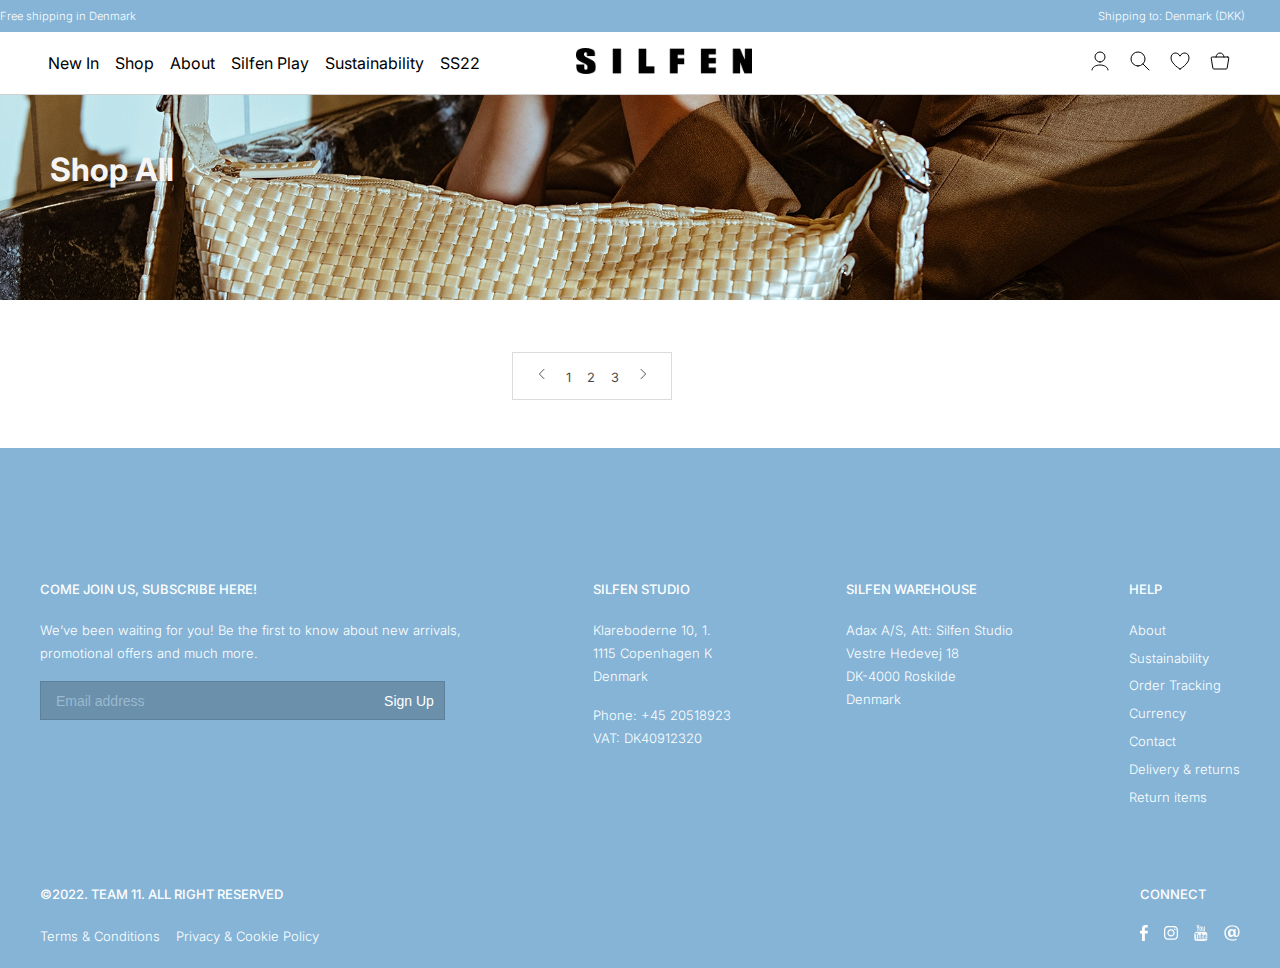
<file: productlist.html>
<!DOCTYPE html>
<html lang="en">
  <head>
    <meta charset="UTF-8" />
    <meta http-equiv="X-UA-Compatible" content="IE=edge" />
    <meta name="viewport" content="width=device-width, initial-scale=1.0" />
    <title>Product List</title>
    <link rel="icon" type="image/x-icon" href="svgs-footer/sortlogo.png" />
    <link rel="stylesheet" href="style.css" />
  </head>
  <body>
    <header>
      <div id="scrollBanner">
        <div class="bannerFirst">Free shipping in Denmark</div>
        <div class="shippingBanner"><p>Shipping to: Denmark (DKK)</p></div>
      </div>
      <div class="header">
        <!-- BURGER MENU -->
        <div class="burgercontainer">
          <nav class="navbar">
            <div class="hamburger-menu">
              <div class="line line-1"></div>
              <div class="line line-2"></div>
              <div class="line line-3"></div>
            </div>
            <ul class="nav-list">
              <li class="nav-item">
                <a href="#" class="nav-link">Register / Login</a>
                <a href="#" class="nav-link"
                  ><img src="svg/heart.svg" alt="heart"
                /></a>
              </li>
              <li class="nav-item">
                <a href="productlist.html" class="nav-link">New In</a>
                <img class="arrow" src="svg/arrow.svg" alt="arrow" />
              </li>
              <li class="nav-item">
                <a href="productlist.html" class="nav-link">Shop</a>
                <img class="arrow" src="svg/arrow.svg" alt="arrow" />
              </li>
              <li class="nav-item">
                <a href="#" class="nav-link">About</a>
                <img class="arrow" src="svg/arrow.svg" alt="arrow" />
              </li>
              <li class="nav-item">
                <a href="#" class="nav-link">Silfen Play</a>
                <img class="arrow" src="svg/arrow.svg" alt="arrow" />
              </li>
              <li class="nav-item">
                <a href="sustainability.html" class="nav-link"
                  >Sustainability</a
                >
                <img class="arrow" src="svg/arrow.svg" alt="arrow" />
              </li>
              <li class="nav-item">
                <a href="#" class="nav-link">SS22</a>
                <img class="arrow" src="svg/arrow.svg" alt="arrow" />
              </li>
            </ul>
          </nav>
        </div>
        <!-- REGULAR MENU -->
        <nav class="regularmenu">
          <ul class="navitems">
            <li><a href="productlist.html">New In</a></li>
            <li><a href="productlist.html">Shop</a></li>
            <li><a href="about.html">About</a></li>
            <li><a href="silfenplay.html">Silfen Play</a></li>
            <li><a href="sustainability.html">Sustainability</a></li>
            <li><a href="ss22.html">SS22</a></li>
          </ul>
        </nav>

        <a href="index.html" class="logo"
          ><img class="logo" src="img/SILFEN-logo.png" alt="logo"
        /></a>
        <section class="icons">
          <li class="iconx"><img src="svg/user.svg" alt="profile" /></li>
          <li class="icon"><img src="svg/search.svg" alt="search" /></li>
          <li class="iconx"><img src="svg/heart.svg" alt="heart" /></li>
          <li class="icon"><img src="svg/bag.svg" alt="bag" /></li>
        </section>
      </div>
    </header>

    <!-- PRODUCT LIST -->
    <div class="plbanner">
      <h1>Shop All</h1>
      <img src="silfen-img/banner.webp" alt="banner" />
    </div>
    <main class="productlistmain">
      <template class="productlistTemplate">
        <article class="bagarticle">
          <div class="bags">
            <a href="product.html"
              ><img
                class="bagImg"
                src="bag_img/516911_BELLFLOWER_FRONT.jpeg"
                alt="bagpic"
            /></a>
          </div>
          <div class="bagInfo">
            <p class="bagName">Shoulder Bag Ulla</p>
            <p class="price">DKK <span>499</span>,00</p>
          </div>
        </article>
      </template>
    </main>

    <ul class="pages">
      <li>
        <a href="productlist.html"
          ><img class="arrowsa" src="svg/arrowleft.svg" alt="arrow"
        /></a>
      </li>
      <li><a href="productlist.html">1</a></li>
      <li><a href="productlist.html">2</a></li>
      <li><a href="productlist.html">3</a></li>
      <li>
        <a href="productlist.html"
          ><img class="arrowsa" src="svg/arrow.svg" alt="arrow"
        /></a>
      </li>
    </ul>

    <!-- FOOTER -->
    <footer>
      <div class="footerTop">
        <div class="leftFooter">
          <h6>Come join us, subscribe here!</h6>
          <p>
            We’ve been waiting for you! Be the first to know about new
            arrivals,<br />
            promotional offers and much more.
          </p>
          <form action="index.html" name="email">
            <span class="emailField">
              <input
                type="email"
                name="email"
                placeholder="Email address"
                class="email" /><input
                type="submit"
                value="Sign Up"
                class="signUp"
            /></span>
          </form>
        </div>
        <div class="footerSilfen">
          <h6>Silfen studio</h6>
          <p>Klareboderne 10, 1.</p>
          <p>1115 Copenhagen K</p>
          <p>Denmark</p>
          <p>Phone: +45 20518923</p>
          <p>VAT: DK40912320</p>
        </div>
        <div class="footerWarehouse">
          <h6>Silfen warehouse</h6>
          <p>Adax A/S, Att: Silfen Studio</p>
          <p>Vestre Hedevej 18</p>
          <p>DK-4000 Roskilde</p>
          <p>Denmark</p>
        </div>
        <div class="footerHelp">
          <h6>Help</h6>
          <a href="#">About</a>
          <a href="#">Sustainability</a>
          <a href="#">Order Tracking</a>
          <a href="#">Currency</a>
          <a href="#">Contact</a>
          <a href="#">Delivery & returns</a>
          <a href="#">Return items</a>
        </div>
      </div>
      <div class="footerBottom">
        <div class="cc">
          <h6>&copy;2022. Team 11. All right reserved</h6>
          <div class="ccLinks">
            <a href="#">Terms & Conditions</a>
            <a href="#">Privacy & Cookie Policy</a>
          </div>
        </div>
        <div class="connect">
          <h6>Connect</h6>
          <div class="connectSVG">
            <a href="#"><img src="svgs-footer/Vector.svg" alt="facebook" /></a>
            <a href="#"
              ><img src="svgs-footer/fa-brands_instagram.svg" alt="instagram"
            /></a>
            <a href="#"
              ><img src="svgs-footer/fa_youtube.svg" alt="youtube"
            /></a>
            <a href="#"
              ><img src="svgs-footer/entypo_email.svg" alt="email"
            /></a>
          </div>
        </div>
      </div>
    </footer>
    <script src="script.js"></script>
  </body>
</html>
</file>
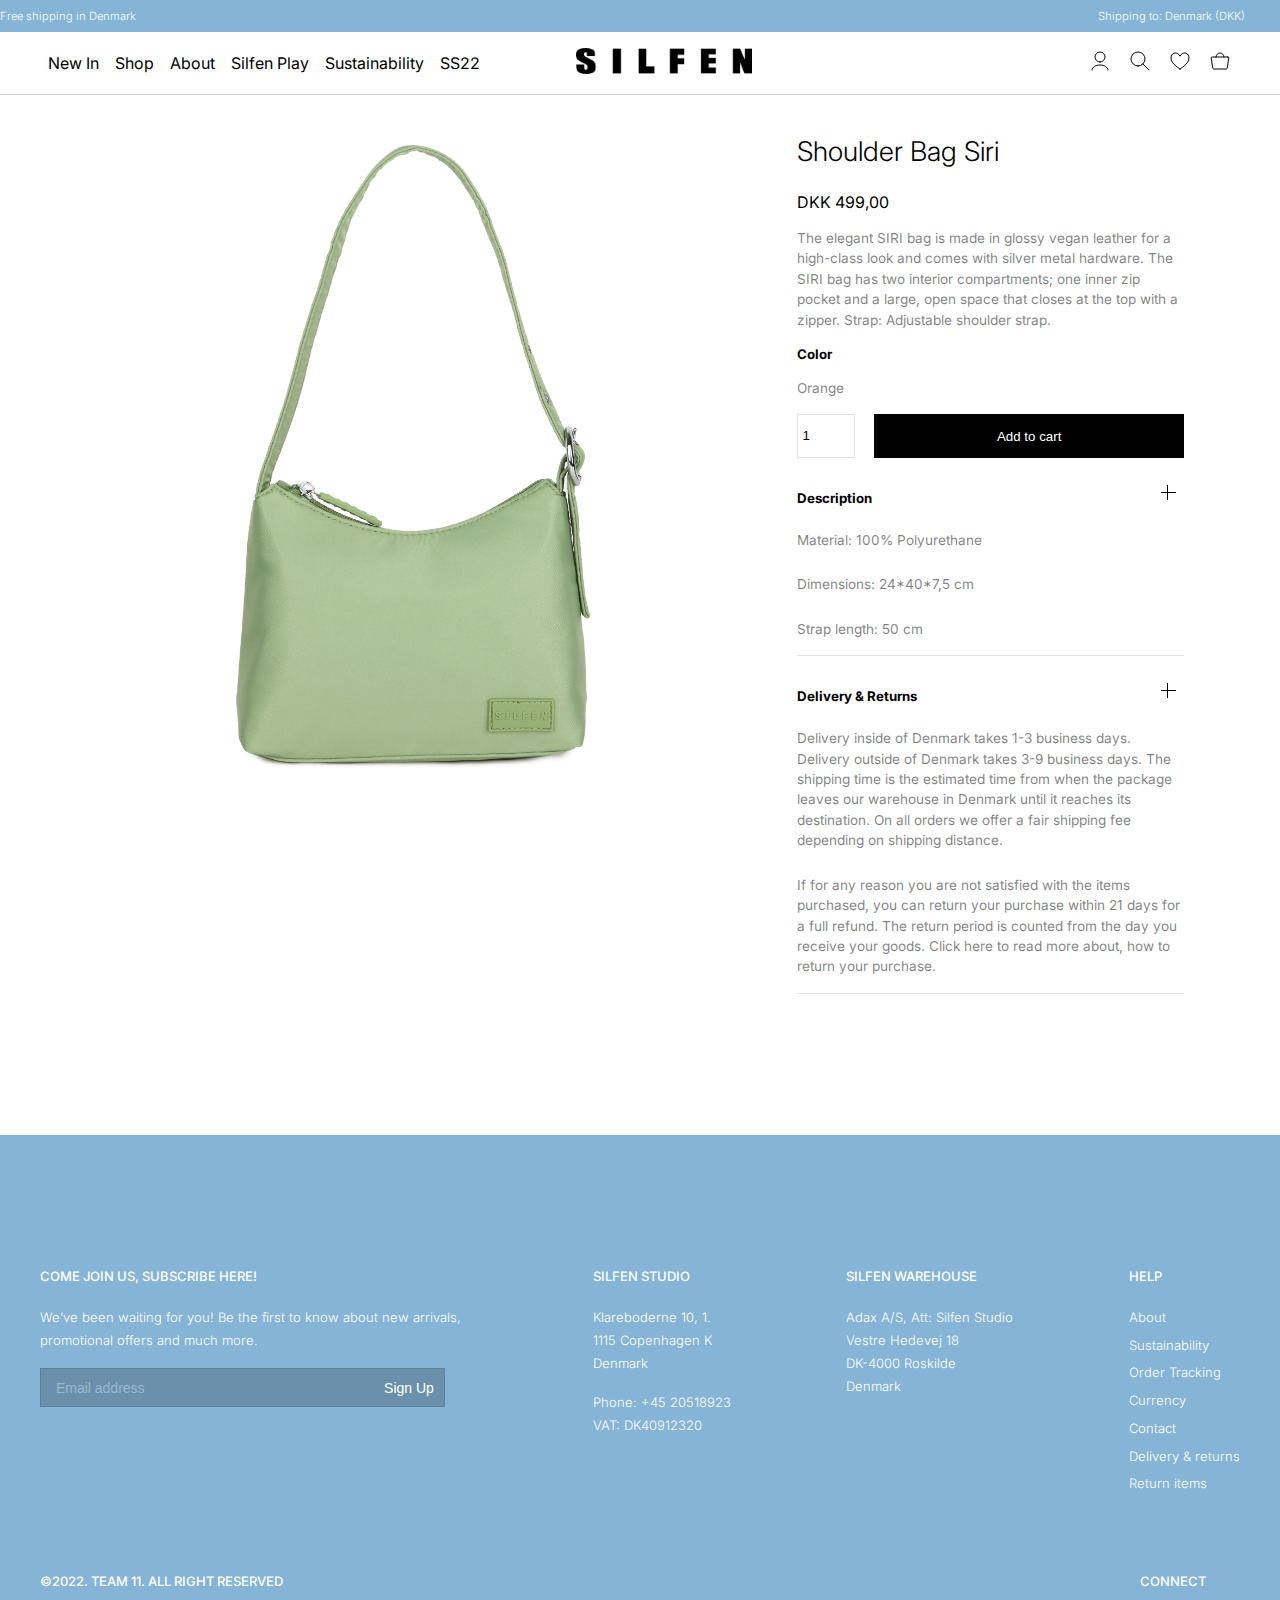
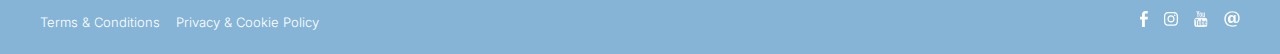
<file: productView.html>
<!DOCTYPE html>
<html lang="en">
  <head>
    <meta charset="UTF-8" />
    <meta http-equiv="X-UA-Compatible" content="IE=edge" />
    <meta name="viewport" content="width=device-width, initial-scale=1.0" />
    <title>Product view</title>
    <link rel="stylesheet" href="style.css" />
    <link rel="icon" type="image/x-icon" href="svgs-footer/sortlogo.png">
  </head>
  <body>
    <header>
      <div id="scrollBanner">
        <div class="bannerFirst">Free shipping in Denmark</div>
        <div class="shippingBanner"><p>Shipping to: Denmark (DKK)</p></div>
      </div>
      <div class="header">
      <!-- BURGER MENU -->
      <div class="burgercontainer">
        <nav class="navbar">
          <div class="hamburger-menu">
            <div class="line line-1"></div>
            <div class="line line-2"></div>
            <div class="line line-3"></div>
          </div>
          <ul class="nav-list">
            <li class="nav-item">
              <a href="#" class="nav-link">Register / Login</a>
              <a href="#" class="nav-link"
                ><img src="svg/heart.svg" alt="heart"
              /></a>
            </li>
            <li class="nav-item">
              <a href="productlist.html" class="nav-link">New In</a>
              <img class="arrow" src="svg/arrow.svg" alt="arrow" />
            </li>
            <li class="nav-item">
              <a href="productlist.html" class="nav-link">Shop</a>
              <img class="arrow" src="svg/arrow.svg" alt="arrow" />
            </li>
            <li class="nav-item">
              <a href="#" class="nav-link">About</a>
              <img class="arrow" src="svg/arrow.svg" alt="arrow" />
            </li>
            <li class="nav-item">
              <a href="#" class="nav-link">Silfen Play</a>
              <img class="arrow" src="svg/arrow.svg" alt="arrow" />
            </li>
            <li class="nav-item">
              <a href="sustainability.html" class="nav-link">Sustainability</a>
              <img class="arrow" src="svg/arrow.svg" alt="arrow" />
            </li>
            <li class="nav-item">
              <a href="#" class="nav-link">SS22</a>
              <img class="arrow" src="svg/arrow.svg" alt="arrow" />
            </li>
          </ul>
        </nav>
      </div>
      <!-- REGULAR MENU -->
      <nav class="regularmenu">
        <ul class="navitems">
          <li><a href="productlist.html">New In</a></li>
          <li><a href="productlist.html">Shop</a></li>
          <li><a href="about.html">About</a></li>
          <li><a href="silfenplay.html">Silfen Play</a></li>
          <li><a href="sustainability.html">Sustainability</a></li>
          <li><a href="ss22.html">SS22</a></li>
        </ul>
      </nav>

      <a href="index.html" class="logo"><img class="logo" src="img/SILFEN-logo.png" alt="logo" /></a>
      <section class="icons">
        <li class="iconx"><img src="svg/user.svg" alt="profile" /></li>
        <li class="icon"><img src="svg/search.svg" alt="search" /></li>
        <li class="iconx"><img src="svg/heart.svg" alt="heart" /></li>
        <li class="icon"><img src="svg/bag.svg" alt="bag" /></li>
      </section>
      </div>
    </header>
    <main>
      <div id="productView">
        <article>
        <img
          class="bagImg"
          src="img/516910_GREEN ASH_FRONT.JPG"
          alt="silfen bag"
        />
      </article>
        <section class="bagInfo">
          <h1 class="bagName">Shoulder Bag Siri</h1>
          <p class="bagPrice"
            >DKK <span>499</span>,00
        </p>
          <p class="description">
            The elegant SIRI bag is made in glossy vegan leather for a
            high-class look and comes with silver metal hardware. The SIRI bag
            has two interior compartments; one inner zip pocket and a large,
            open space that closes at the top with a zipper. Strap: Adjustable
            shoulder strap.
          </p>
          <h5 class="color">Color</h5>
          <p class="bagColor">Orange</p>
          <div class="quantity">
            <input
              type="number"
              step="1"
              min="1"
              max=""
              name="quantity"
              value="1"
              title="Qty"
              class="input-text qty text"
              size="4"
              pattern="[0-9]*"
              inputmode="numeric"
            />
            <button type="submit" class="addToCartB">Add to cart</button>
          </div>
          <div class="toggleItem">
              <div class="toggleHeading">
            <h5>Description</h5>
            <div class="plusSign">
            </div>
        </div>
            <div class="toggleInner">
              <p class="bagMaterial">Material: <span>100% Polyurethane</span></p>
              <p class="bagDimensions">Dimensions: <span>24*40*7,5 cm</span></p>
              <p class="bagStrap">Strap length: <span>50 cm</span></p>
            </div>
            </div>
            <div class="toggleItem">
                <div class="toggleHeading">
              <h5>Delivery & Returns</h5>
              <div class="plusSign">
              </div>
            </div>
              <div class="toggleInner">
                <p>
                  Delivery inside of Denmark takes 1-3 business days. Delivery
                  outside of Denmark takes 3-9 business days. The shipping time
                  is the estimated time from when the package leaves our
                  warehouse in Denmark until it reaches its destination. On all
                  orders we offer a fair shipping fee depending on shipping
                  distance.
                </p>
                <p>
                  If for any reason you are not satisfied with the items
                  purchased, you can return your purchase within 21 days for a
                  full refund. The return period is counted from the day you
                  receive your goods. Click here to read more about, how to
                  return your purchase.
                </p>
              </div>
            </div>
          </div>
        </section>
      </div>
    </main>
    <footer>
      <div class="footerTop">
        <div class="leftFooter">
          <h6>Come join us, subscribe here!</h6>
          <p>
            We’ve been waiting for you! Be the first to know about new
            arrivals,<br />
            promotional offers and much more.
          </p>
          <form action="index.html" name="email">
            <span class="emailField">
              <input
                type="email"
                name="email"
                placeholder="Email address"
                class="email" /><input
                type="submit"
                value="Sign Up"
                class="signUp"
            /></span>
          </form>
        </div>
        <div class="footerSilfen">
          <h6>Silfen studio</h6>
          <p>Klareboderne 10, 1.</p>
          <p>1115 Copenhagen K</p>
          <p>Denmark</p>
          <p>Phone: +45 20518923</p>
          <p>VAT: DK40912320</p>
        </div>
        <div class="footerWarehouse">
          <h6>Silfen warehouse</h6>
          <p>Adax A/S, Att: Silfen Studio</p>
          <p>Vestre Hedevej 18</p>
          <p>DK-4000 Roskilde</p>
          <p>Denmark</p>
        </div>
        <div class="footerHelp">
          <h6>Help</h6>
          <a href="#">About</a>
          <a href="#">Sustainability</a>
          <a href="#">Order Tracking</a>
          <a href="#">Currency</a>
          <a href="#">Contact</a>
          <a href="#">Delivery & returns</a>
          <a href="#">Return items</a>
        </div>
      </div>
      <div class="footerBottom">
        <div class="cc">
          <h6>&copy;2022. Team 11. All right reserved</h6>
          <div class="ccLinks">
            <a href="#">Terms & Conditions</a>
            <a href="#">Privacy & Cookie Policy</a>
          </div>
        </div>
        <div class="connect">
          <h6>Connect</h6>
          <div class="connectSVG">
            <a href="#"><img src="svgs-footer/Vector.svg" alt="facebook" /></a>
            <a href="#"
              ><img src="svgs-footer/fa-brands_instagram.svg" alt="instagram"
            /></a>
            <a href="#"
              ><img src="svgs-footer/fa_youtube.svg" alt="youtube"
            /></a>
            <a href="#"
              ><img src="svgs-footer/entypo_email.svg" alt="email"
            /></a>
          </div>
        </div>
      </div>
    </footer>
    <script src="script.js"></script>
  </body>
</html>
</file>
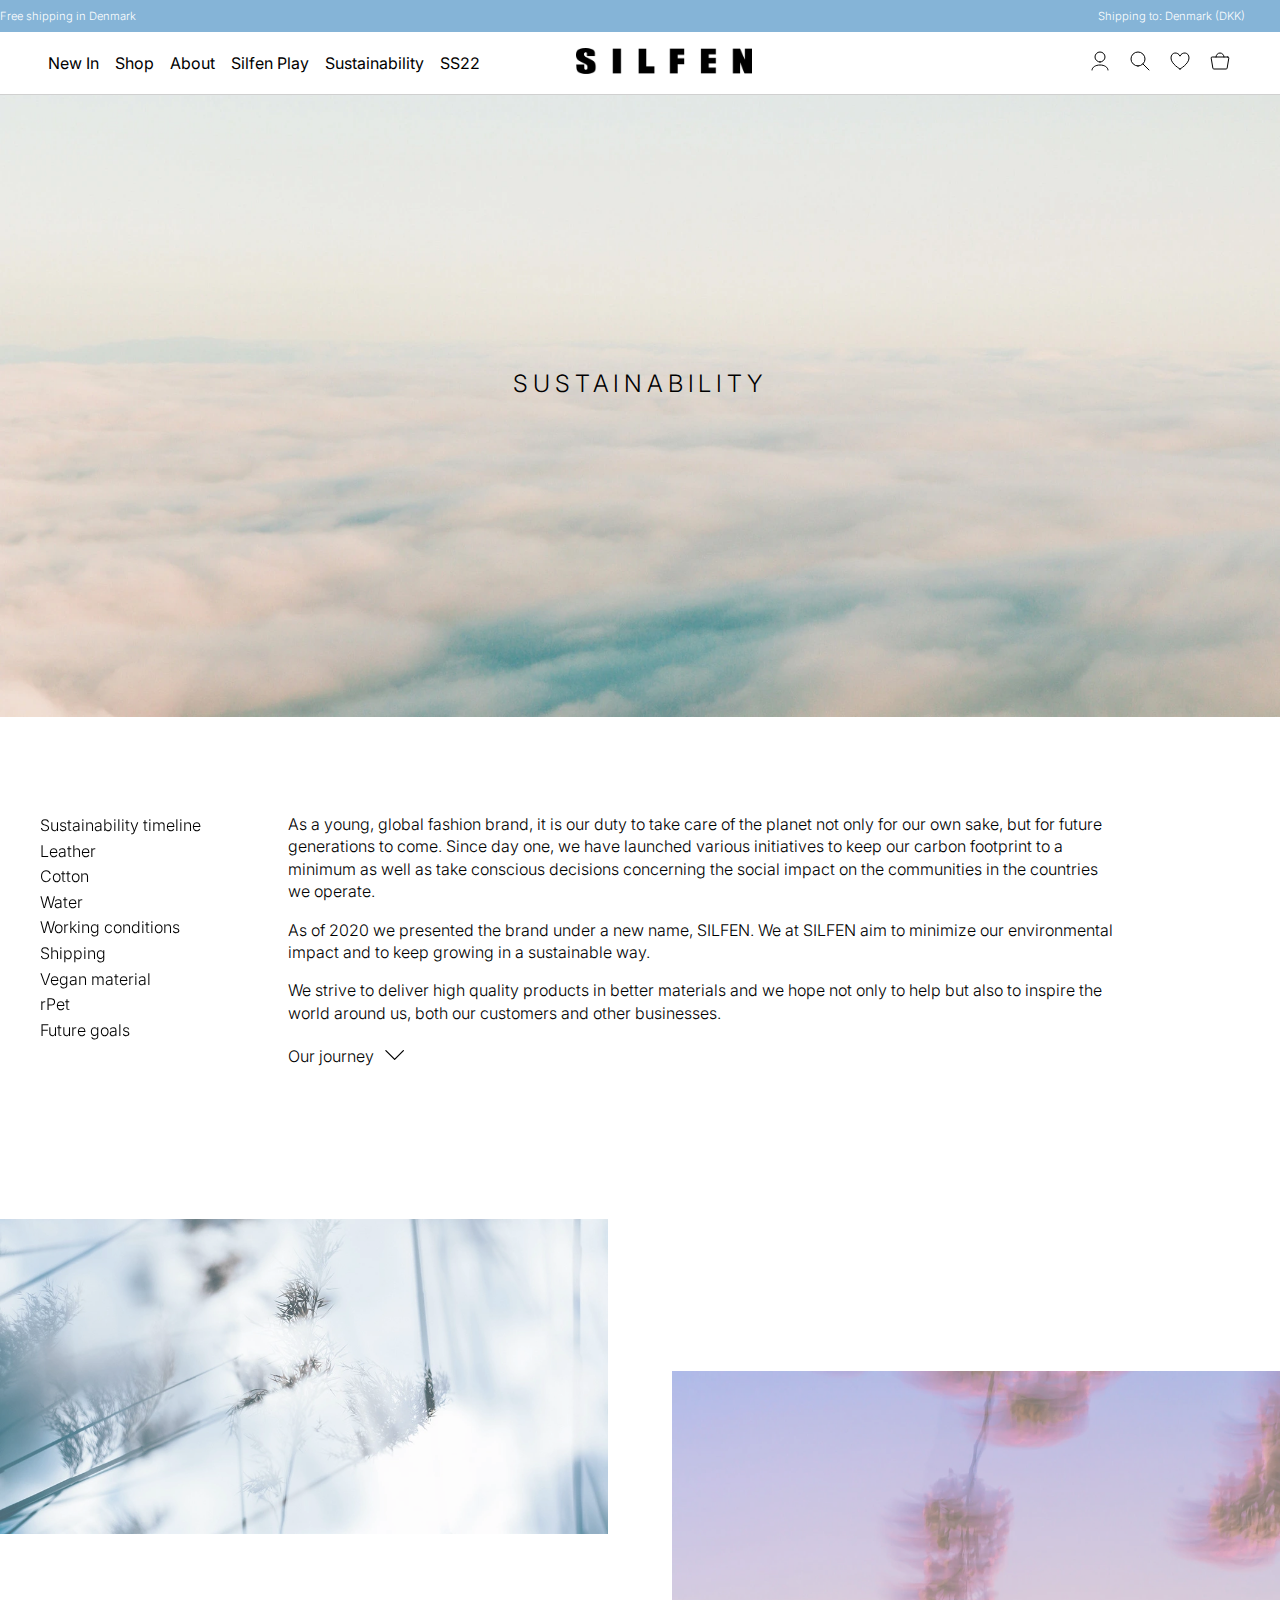
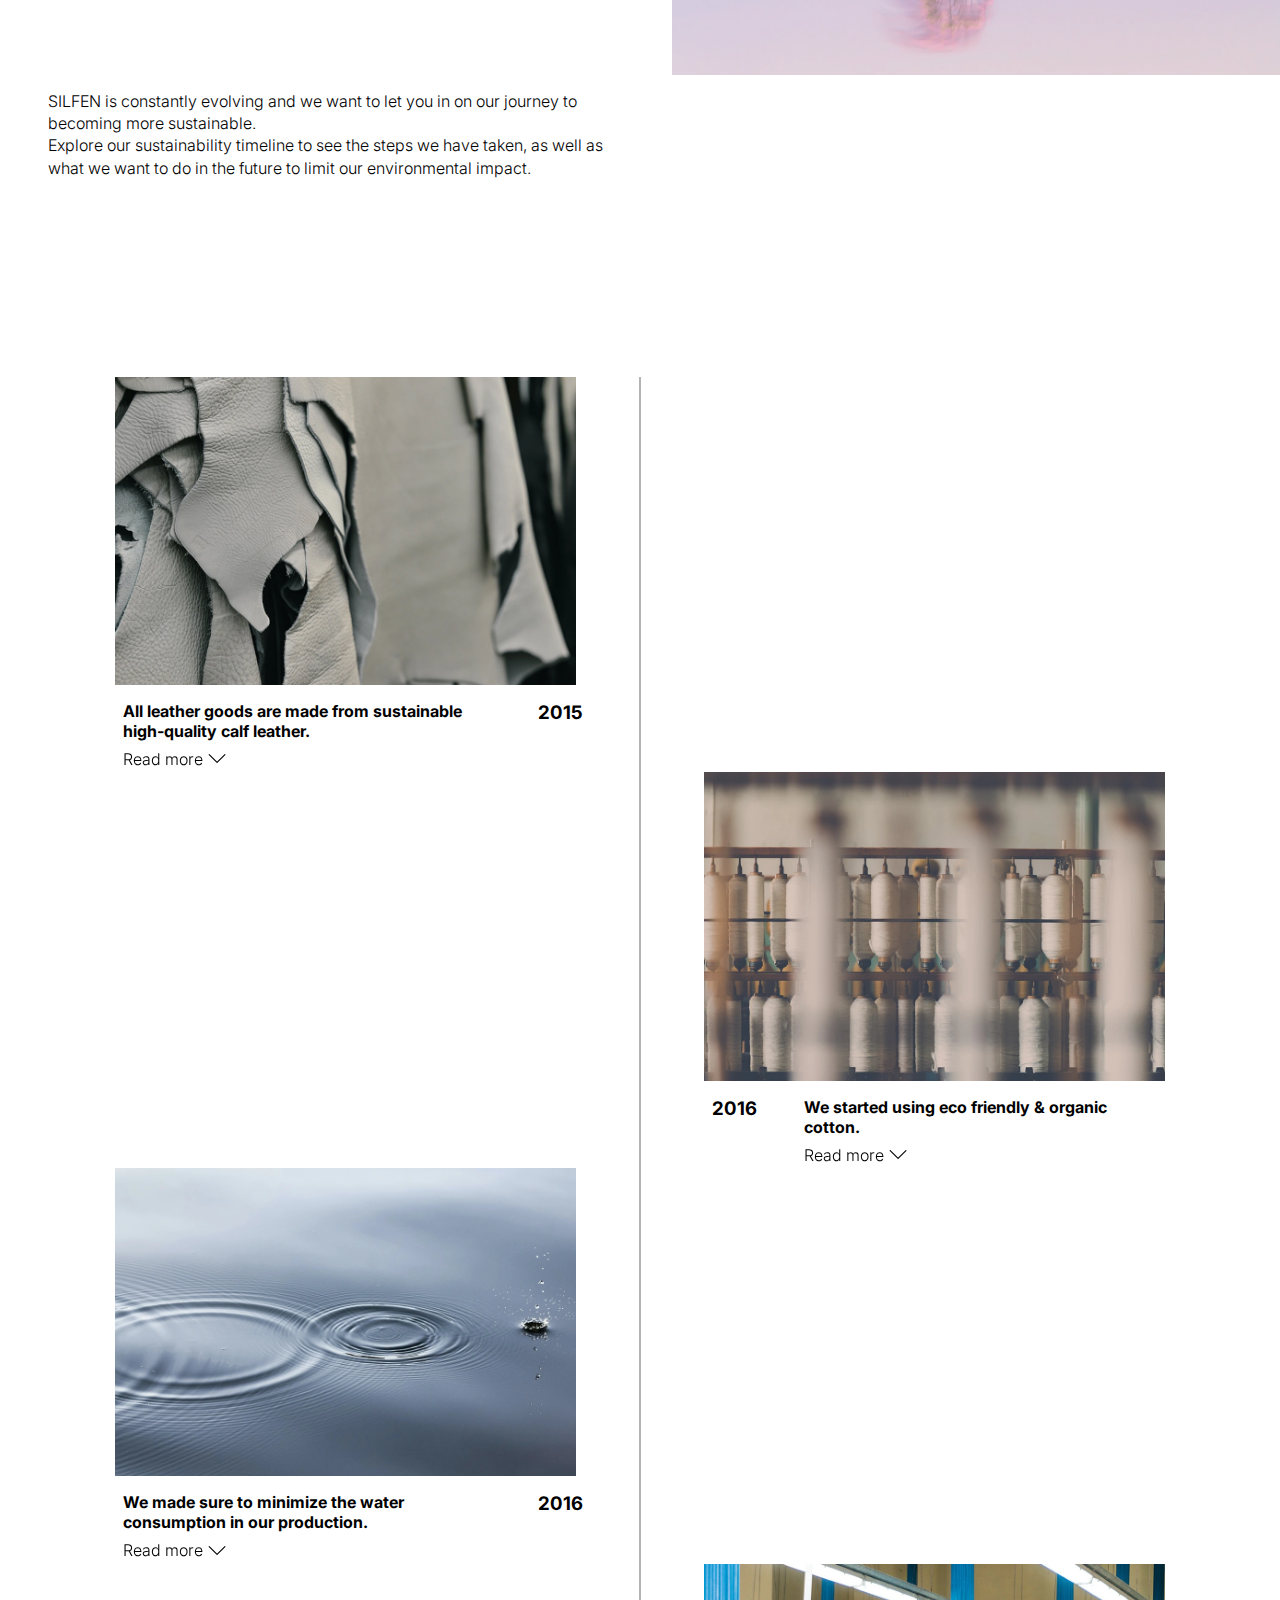
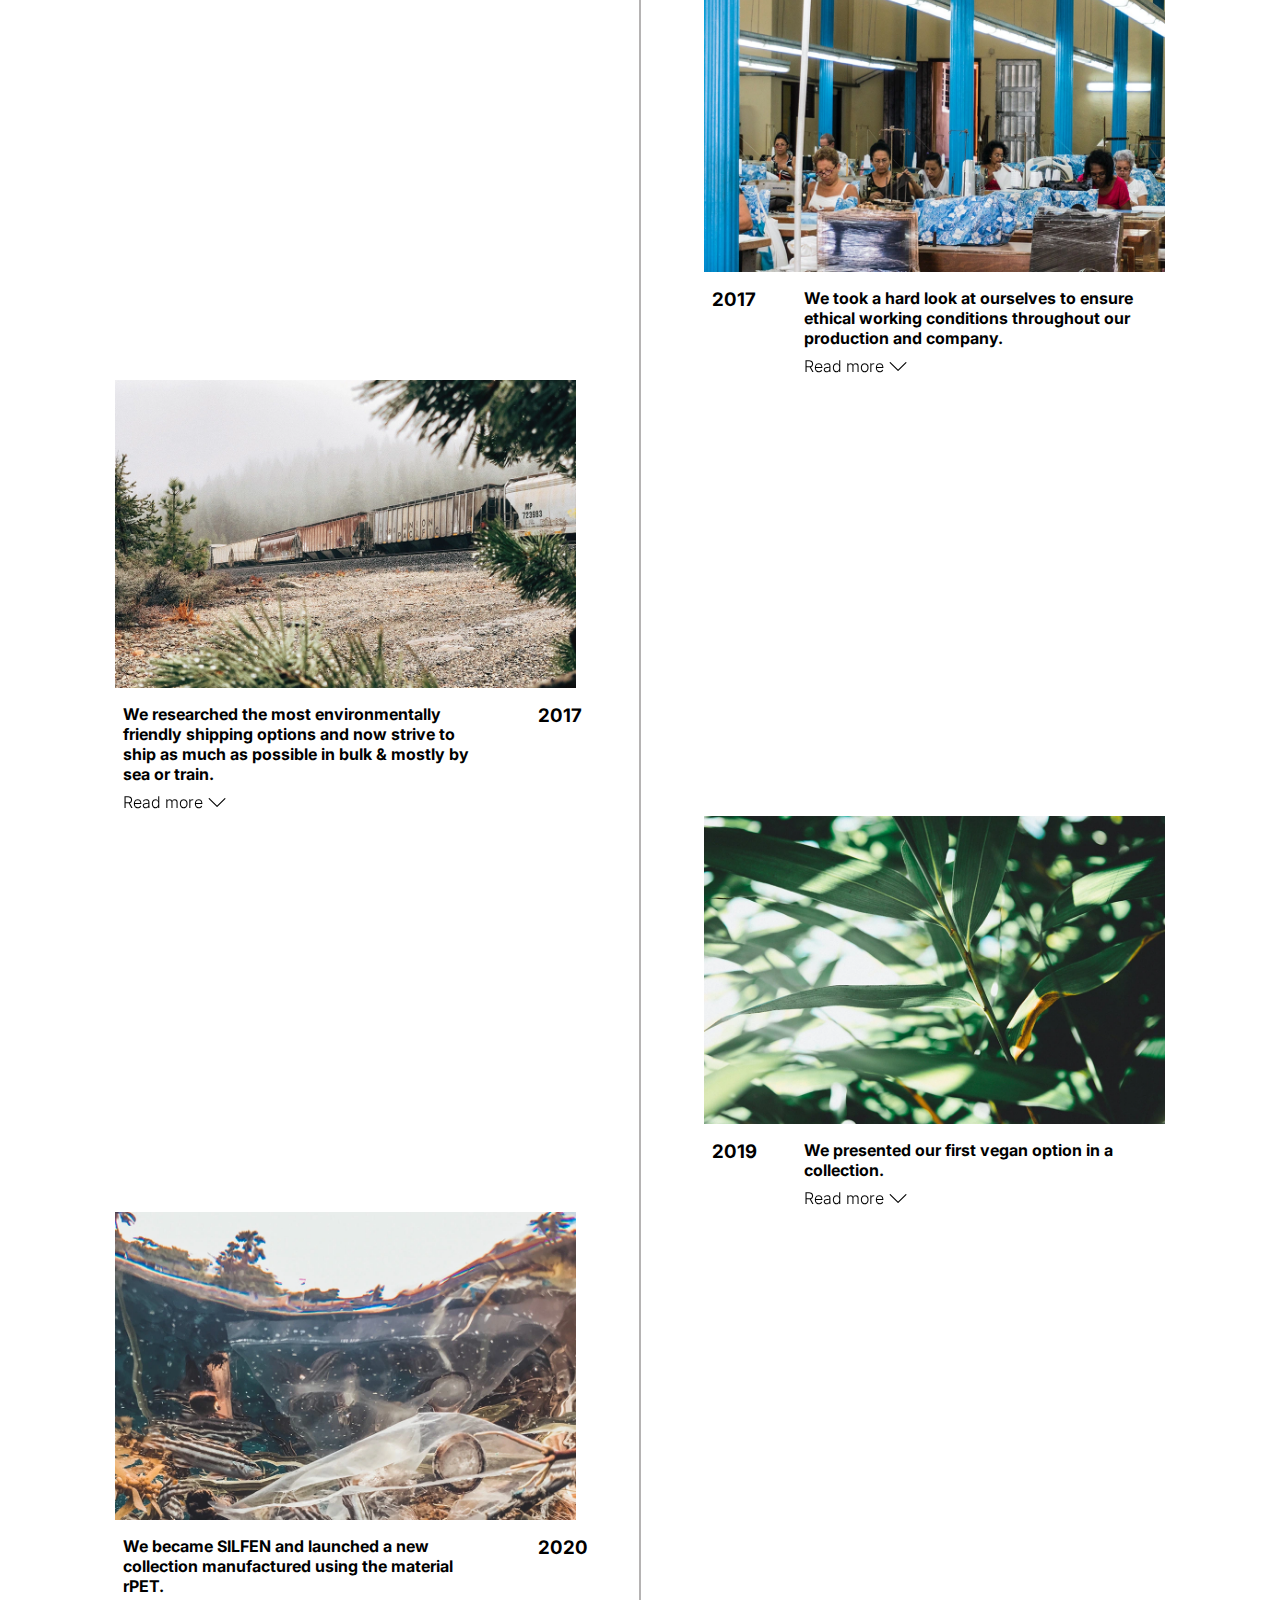
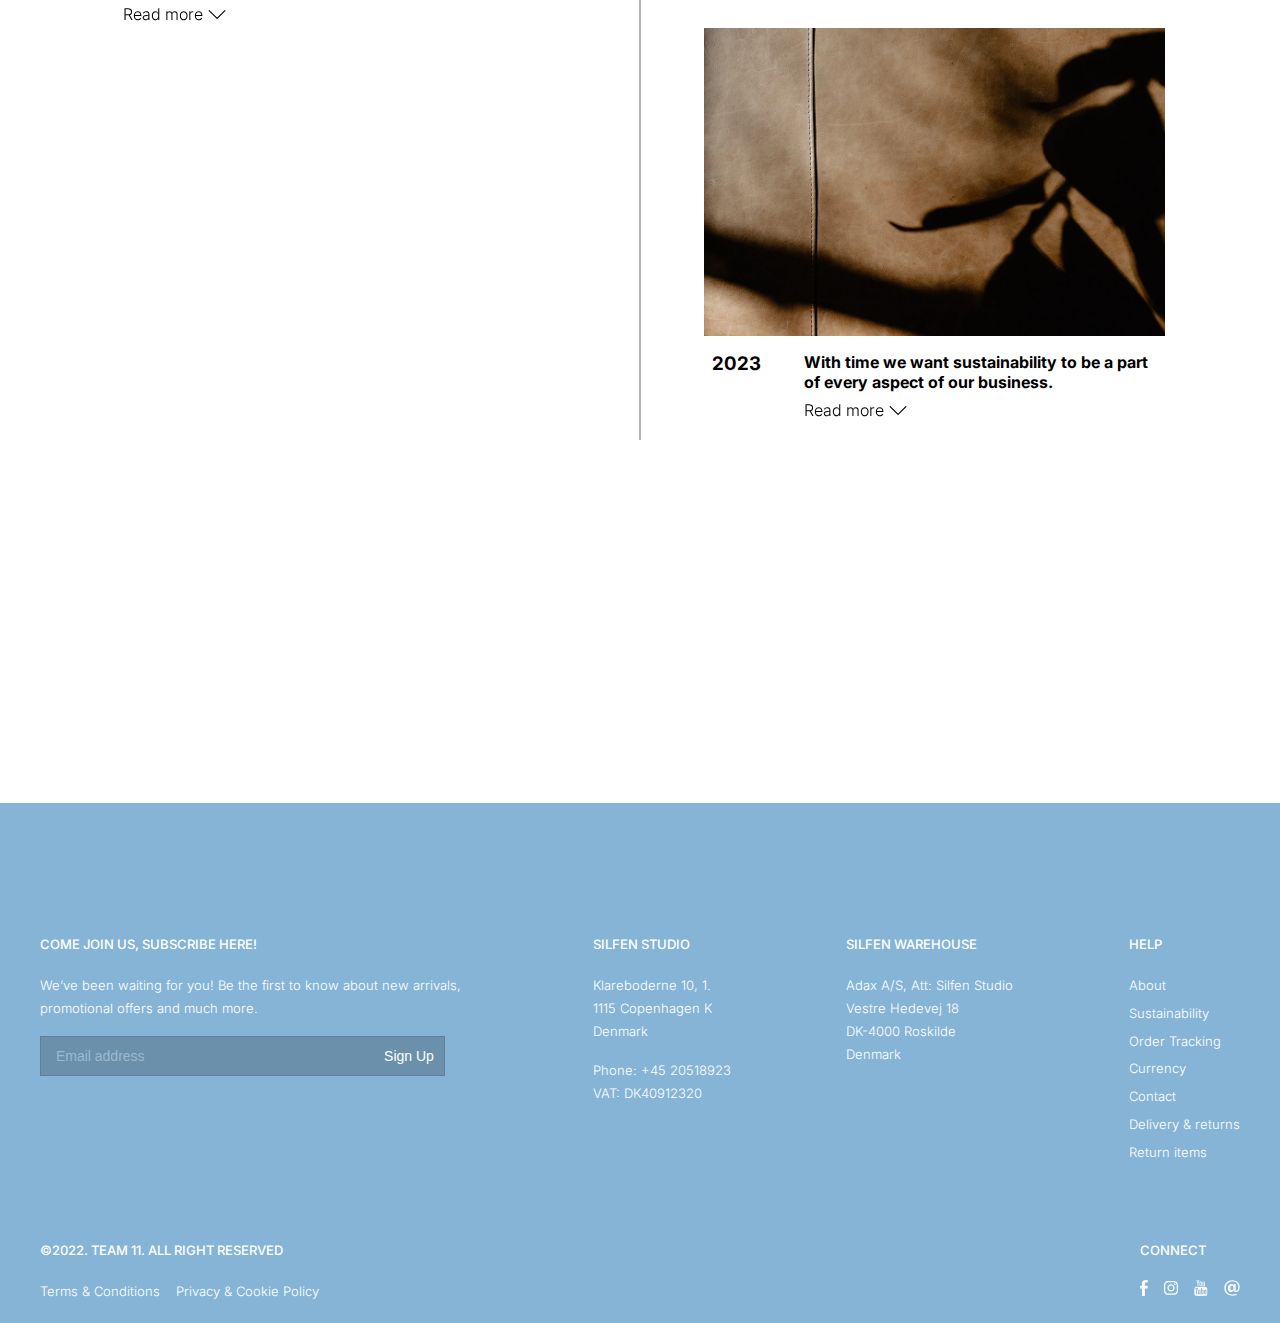
<file: sustainability.html>
<!DOCTYPE html>
<html lang="en">
  <head>
    <meta charset="UTF-8" />
    <meta http-equiv="X-UA-Compatible" content="IE=edge" />
    <meta name="viewport" content="width=device-width, initial-scale=1.0" />
    <title>Sustainability</title>
    <link rel="icon" type="image/x-icon" href="svgs-footer/sortlogo.png" />
    <link rel="stylesheet" href="style.css" />
  </head>
  <body>
    <header>
      <div id="scrollBanner">
        <div class="bannerFirst">Free shipping in Denmark</div>
        <div class="shippingBanner"><p>Shipping to: Denmark (DKK)</p></div>
      </div>
      <div class="header">
        <!-- BURGER MENU -->
        <div class="burgercontainer">
          <nav class="navbar">
            <div class="hamburger-menu">
              <div class="line line-1"></div>
              <div class="line line-2"></div>
              <div class="line line-3"></div>
            </div>
            <ul class="nav-list">
              <li class="nav-item">
                <a href="#" class="nav-link">Register / Login</a>
                <a href="#" class="nav-link"
                  ><img src="svg/heart.svg" alt="heart"
                /></a>
              </li>
              <li class="nav-item">
                <a href="productlist.html" class="nav-link">New In</a>
                <img class="arrow" src="svg/arrow.svg" alt="arrow" />
              </li>
              <li class="nav-item">
                <a href="productlist.html" class="nav-link">Shop</a>
                <img class="arrow" src="svg/arrow.svg" alt="arrow" />
              </li>
              <li class="nav-item">
                <a href="#" class="nav-link">About</a>
                <img class="arrow" src="svg/arrow.svg" alt="arrow" />
              </li>
              <li class="nav-item">
                <a href="#" class="nav-link">Silfen Play</a>
                <img class="arrow" src="svg/arrow.svg" alt="arrow" />
              </li>
              <li class="nav-item">
                <a href="sustainability.html" class="nav-link"
                  >Sustainability</a
                >
                <img class="arrow" src="svg/arrow.svg" alt="arrow" />
              </li>
              <li class="nav-item">
                <a href="#" class="nav-link">SS22</a>
                <img class="arrow" src="svg/arrow.svg" alt="arrow" />
              </li>
            </ul>
          </nav>
        </div>
        <!-- REGULAR MENU -->
        <nav class="regularmenu">
          <ul class="navitems">
            <li><a href="productlist.html">New In</a></li>
            <li><a href="productlist.html">Shop</a></li>
            <li><a href="about.html">About</a></li>
            <li><a href="silfenplay.html">Silfen Play</a></li>
            <li><a href="sustainability.html">Sustainability</a></li>
            <li><a href="ss22.html">SS22</a></li>
          </ul>
        </nav>

        <a href="index.html" class="logo"
          ><img class="logo" src="img/SILFEN-logo.png" alt="logo"
        /></a>
        <section class="icons">
          <li class="iconx"><img src="svg/user.svg" alt="profile" /></li>
          <li class="icon"><img src="svg/search.svg" alt="search" /></li>
          <li class="iconx"><img src="svg/heart.svg" alt="heart" /></li>
          <li class="icon"><img src="svg/bag.svg" alt="bag" /></li>
        </section>
      </div>
    </header>
    <main>
      <div class="sustainabilityIMG">
        <h2 class="sustHeader">SUSTAINABILITY</h2>
        <img
          src="img-sust/hero-img-sust.webp"
          alt="hero image of a cloudy sky"
        />
      </div>
      <section class="intro">
        <p>
          As a young, global fashion brand, it is our duty to take care of the
          planet not only for our own sake, but for future generations to come.
          Since day one, we have launched various initiatives to keep our carbon
          footprint to a minimum as well as take conscious decisions concerning
          the social impact on the communities in the countries we operate.
        </p>
        <p>
          As of 2020 we presented the brand under a new name, SILFEN. We at
          SILFEN aim to minimize our environmental impact and to keep growing in
          a sustainable way.
        </p>
        <p>
          We strive to deliver high quality products in better materials and we
          hope not only to help but also to inspire the world around us, both
          our customers and other businesses.
        </p>
        <div class="seeOur">
          <p>Our journey</p>
          <div class="arrow">
            <a href="#timeline"
              ><img src="svg/down-arrow.svg" alt="down-arrow"
            /></a>
          </div>
        </div>
      </section>
      <nav class="susNav">
        <ul>
          <li><a href="#timeline">Sustainability timeline</a></li>
          <li><a href="#leather">Leather</a></li>
          <li><a href="#cotton">Cotton</a></li>
          <li><a href="#water">Water</a></li>
          <li><a href="#work">Working conditions</a></li>
          <li><a href="#shipping">Shipping</a></li>
          <li><a href="#vegan">Vegan material</a></li>
          <li><a href="#rPet">rPet</a></li>
          <li><a href="#goals">Future goals</a></li>
        </ul>
      </nav>
      <section class="midPart">
        <img class="blue" src="img-sust/blue-straws.webp" alt="blue-straws" />
        <img class="pink" src="img-sust/pink-trees.webp" alt="pink-trees" />
        <div class="midParagraphs">
          <p>
            SILFEN is constantly evolving and we want to let you in on our
            journey to becoming more sustainable.
          </p>
          <p>
            Explore our sustainability timeline to see the steps we have taken,
            as well as what we want to do in the future to limit our
            environmental impact.
          </p>
        </div>
      </section>
      <section id="timeline">
        <div class="gLine"></div>
        <div id="leather" class="timelineContent">
          <figure>
            <img src="img-sust/leather.webp" alt="leather" />
          </figure>

          <div class="year right"><h3>2015</h3></div>
          <div class="captionGrid">
            <h4>
              All leather goods are made from sustainable high-quality calf
              leather.
            </h4>
            <div class="dropdown">
              <div class="readmoreFlex">
                <p>Read more</p>
                <div class="readMoreArrow"></div>
              </div>

              <div class="readmoreContent">
                <p>
                  Our high-quality calf leather is a bi product of the food
                  industry, this means that every part of the animal is utilized
                  in various industries.
                </p>
                <p>
                  We want to encourage our customers to take good care of their
                  bag, prolonging the life of the product.
                </p>
                <p>
                  Care for your leather bag by using leather balm or protection
                  spray, these simple steps will give you more time with your
                  favorite bag as well as doing good for our environment.
                </p>
              </div>
            </div>
          </div>
        </div>
        <div id="cotton" class="timelineContent">
          <figure>
            <img src="img-sust/cotton.webp" alt="cotton" />
          </figure>
          <div class="year left"><h3>2016</h3></div>
          <div class="captionGrid">
            <h4>We started using eco friendly & organic cotton.</h4>
            <div class="dropdown">
              <div class="readmoreFlex">
                <p>Read more</p>
                <div class="readMoreArrow"></div>
              </div>
              <div class="readmoreContent">
                <p>
                  Cotton has a big impact on the environment, with high water
                  consumption, high greenhouse gas emissions as well as
                  pollution.
                </p>
                <p>
                  As a company we have a responsibility to help prevent these
                  impacts - therefore we only use either eco-friendly or organic
                  cotton.
                </p>
                <p>
                  Compared to normal cotton eco-friendly/organic cotton uses 91%
                  less water, it gives 46 % less harmful gas emissions and uses
                  no toxic chemicals.
                </p>
              </div>
            </div>
          </div>
        </div>

        <div id="water" class="timelineContent">
          <figure>
            <img src="img-sust/water.webp" alt="water" />
          </figure>
          <div class="year right"><h3>2016</h3></div>
          <div class="captionGrid">
            <h4>
              We made sure to minimize the water consumption in our production.
            </h4>
            <div class="dropdown">
              <div class="readmoreFlex">
                <p>Read more</p>
                <div class="readMoreArrow"></div>
              </div>
              <div class="readmoreContent">
                <p>
                  One of the main reasons the fashion industry is one of the
                  biggest polluters is the use and contamination of drinking
                  water.
                </p>
                <p>
                  We try to minimize the water consumption in our production in
                  an effort to decrease our negative impact on the environment
                  and to ensure local access to clean water.
                </p>
                <p>
                  An example of this is our use of eco-friendly or organic
                  cotton, which has very low water consumption.
                </p>
              </div>
            </div>
          </div>
        </div>

        <div id="work" class="timelineContent">
          <figure>
            <img src="img-sust/work.webp" alt="inside a factory" />
          </figure>
          <div class="year left"><h3>2017</h3></div>

          <div class="captionGrid">
            <h4>
              We took a hard look at ourselves to ensure ethical working
              conditions throughout our production and company.
            </h4>
            <div class="dropdown">
              <div class="readmoreFlex">
                <p>Read more</p>
                <div class="readMoreArrow"></div>
              </div>
              <div class="readmoreContent">
                <p>
                  We believe that sustainability reaches further than just
                  caring about our planet, it is about people too.
                </p>
                <p>
                  We visit our manufacturers regularly to ensure that they
                  follow our principles regarding working conditions, quality,
                  equality and pollution.
                </p>
                <br />
                <p>We guarantee that our suppliers:</p>
                <br />
                <ul>
                  <li>Do not support or use child labour.</li>
                  <li>Provide insurance to all employees and their family.</li>
                  <li>Our factories provide pensions to all employees.</li>
                  <li>Respects all religions and religious practises.</li>
                  <li>
                    Condemn all forms of discrimination and protects our
                    employees from injustices.
                  </li>
                </ul>
              </div>
            </div>
          </div>
        </div>

        <div id="shipping" class="timelineContent">
          <figure>
            <img src="img-sust/shipping.webp" alt="gargo train" />
          </figure>
          <div class="year right"><h3>2017</h3></div>
          <div class="captionGrid">
            <h4>
              We researched the most environmentally friendly shipping options
              and now strive to ship as much as possible in bulk & mostly by sea
              or train.
            </h4>
            <div class="dropdown">
              <div class="readmoreFlex">
                <p>Read more</p>
                <div class="readMoreArrow"></div>
              </div>
              <div class="readmoreContent">
                <p>The shipping industry has a major impact on our planet.</p>
                <p>
                  SILFEN therefore strive to choose environmental-friendly
                  shipping options when possible.
                </p>
                <p>
                  By joining forces and staying in close contact with other
                  brands we aim to minimize shipping as much as possible.
                </p>
                <p>
                  We ship in bulk and mostly by sea or rail, these are the more
                  environmentally friendly means of shipping, reducing polluting
                  emissions.
                </p>
              </div>
            </div>
          </div>
        </div>

        <div id="vegan" class="timelineContent">
          <figure>
            <img src="img-sust/vegan.webp" alt="green plants" />
          </figure>
          <div class="year left"><h3>2019</h3></div>
          <div class="captionGrid">
            <h4>We presented our first vegan option in a collection.</h4>
            <div class="dropdown">
              <div class="readmoreFlex">
                <p>Read more</p>
                <div class="readMoreArrow"></div>
              </div>
              <div class="readmoreContent">
                <p>
                  All our non-leather material – e.g. our nylon, lacquer are
                  100% vegan, promising that these products do not contain any
                  parts from animals.
                </p>
                <p>
                  We presented our first vegan option in 2019 and will continue
                  to do so, as our aim is to become an all vegan company.
                </p>
              </div>
            </div>
          </div>
        </div>

        <div id="rPet" class="timelineContent">
          <figure>
            <img src="img-sust/rPet.webp" alt="plastic waste in ocean" />
          </figure>
          <div class="year right"><h3>2020</h3></div>
          <div class="captionGrid">
            <h4>
              We became SILFEN and launched a new collection manufactured using
              the material rPET.
            </h4>
            <div class="dropdown">
              <div class="readmoreFlex">
                <p>Read more</p>
                <div class="readMoreArrow"></div>
              </div>
              <div class="readmoreContent">
                <p>
                  rPet stands for recycled polyethylene terephthalate, which is
                  a recycled material primarily made from plastic waste
                  collected from our oceans, or from recycled plastic bottles.
                </p>
                <p>
                  We started using rPet as it is a sustainable material that
                  minimizes plastic waste and cleans up our oceans.
                </p>
                <p>
                  rPet is a strong flexible and toxic free material that is 100%
                  recyclable. rPet uses 50% less energy than producing new PET,
                  and prevents existing bottles ending up in landfill.
                </p>
              </div>
            </div>
          </div>
        </div>

        <div id="goals" class="timelineContent">
          <figure>
            <img src="img-sust/goals.webp" alt="brown leather" />
          </figure>
          <div class="year left"><h3>2023</h3></div>
          <div class="captionGrid">
            <h4>
              With time we want sustainability to be a part of every aspect of
              our business.
            </h4>
            <div class="dropdown">
              <div class="readmoreFlex">
                <p>Read more</p>
                <div class="readMoreArrow"></div>
              </div>
              <div class="readmoreContent">
                <p>
                  Our sustainable journey won't stop here. SILFEN will
                  constantly strive to do better by our planet.
                </p>
              </div>
            </div>
          </div>
        </div>
      </section>
      <iframe
        width="560"
        height="315"
        src="https://www.youtube.com/embed/t4P89QvvdqU"
        title="YouTube video player"
        frameborder="0"
        allow="accelerometer; autoplay; clipboard-write; encrypted-media; gyroscope; picture-in-picture"
        allowfullscreen
      ></iframe>
    </main>
    <footer>
      <div class="footerTop">
        <div class="leftFooter">
          <h6>Come join us, subscribe here!</h6>
          <p>
            We’ve been waiting for you! Be the first to know about new
            arrivals,<br />
            promotional offers and much more.
          </p>
          <form action="index.html" name="email">
            <span class="emailField">
              <input
                type="email"
                name="email"
                placeholder="Email address"
                class="email" /><input
                type="submit"
                value="Sign Up"
                class="signUp"
            /></span>
          </form>
        </div>
        <div class="footerSilfen">
          <h6>Silfen studio</h6>
          <p>Klareboderne 10, 1.</p>
          <p>1115 Copenhagen K</p>
          <p>Denmark</p>
          <p>Phone: +45 20518923</p>
          <p>VAT: DK40912320</p>
        </div>
        <div class="footerWarehouse">
          <h6>Silfen warehouse</h6>
          <p>Adax A/S, Att: Silfen Studio</p>
          <p>Vestre Hedevej 18</p>
          <p>DK-4000 Roskilde</p>
          <p>Denmark</p>
        </div>
        <div class="footerHelp">
          <h6>Help</h6>
          <a href="#">About</a>
          <a href="#">Sustainability</a>
          <a href="#">Order Tracking</a>
          <a href="#">Currency</a>
          <a href="#">Contact</a>
          <a href="#">Delivery & returns</a>
          <a href="#">Return items</a>
        </div>
      </div>
      <div class="footerBottom">
        <div class="cc">
          <h6>&copy;2022. Team 11. All right reserved</h6>
          <div class="ccLinks">
            <a href="#">Terms & Conditions</a>
            <a href="#">Privacy & Cookie Policy</a>
          </div>
        </div>
        <div class="connect">
          <h6>Connect</h6>
          <div class="connectSVG">
            <a href="#"><img src="svgs-footer/Vector.svg" alt="facebook" /></a>
            <a href="#"
              ><img src="svgs-footer/fa-brands_instagram.svg" alt="instagram"
            /></a>
            <a href="#"
              ><img src="svgs-footer/fa_youtube.svg" alt="youtube"
            /></a>
            <a href="#"
              ><img src="svgs-footer/entypo_email.svg" alt="email"
            /></a>
          </div>
        </div>
      </div>
    </footer>
    <script src="script.js"></script>
  </body>
</html>
</file>
<file: style.css>
@import url("https://fonts.googleapis.com/css2?family=Inter:wght@300;400;500&display=swap");

/*///// GENERAL STYLING & VARIABLES////*/
:root {
  --body--font: "Inter", sans-serif;
  --bg--blue: #85b4d7;
}
* {
  margin: 0;
  box-sizing: border-box;
  scroll-behavior: smooth;
}
html {
  scroll-behavior: smooth;
}
body {
  font-family: var(--body--font);
}
a {
  text-decoration: none;
}
a:hover {
  opacity: 0.4;
}
h6 {
  font-weight: 500;
  font-size: 13px;
  text-transform: uppercase;
}

/*HEADER*/
/* scroll banner */
#scrollBanner {
  display: flex;
  justify-content: space-between;
  overflow: hidden;
  background-color: var(--bg--blue);
  width: 100vw;
  height: 2rem;
}

.bannerFirst {
  width: 50%;
  color: white;
  font-weight: 300;
  line-height: 2rem;
  font-size: 1rem;
  animation: banner 2s ease-out infinite;
  font-size: 0.7rem;
}
.shippingBanner {
  display: none;
}
.shippingBanner {
  background-color: var(--bg--blue);
  color: white;
  z-index: 10;
  font-weight: 300;
  font-size: 0.7rem;
  line-height: 2rem;
  padding-right: 35px;
}

.shippingBanner:hover {
  opacity: 0.4;
  cursor: pointer;
}
@keyframes banner {
  0% {
    transform: translateX(100%);
    opacity: 0;
  }
  100% {
    transform: translateX(5%);
    opacity: 1;
  }
}

/*HEADER - thordis*/
header {
  position: fixed;
  z-index: 10;
}
.header {
  display: flex;
  justify-content: space-between;
  align-items: center;
  padding: 1rem 3rem;
  border-bottom: rgb(208, 208, 208) solid 1px;
  /*position: fixed;*/
  top: 0;
  background-color: white;
}
.regularmenu ul {
  display: flex;
  gap: 1rem;
  padding-left: 0;
}

.icons {
  padding-left: 15rem;
  display: flex;
  gap: 1rem;
}
li {
  list-style: none;
}

li a {
  text-decoration: none;
  color: black;
}

.logo {
  width: 11rem;
}
a.logo:hover {
  opacity: 1;
}
.navbar {
  width: 100vw;
  height: 100vh;
  opacity: 1;
  position: fixed;
  top: 3.8rem;
  left: -1600px;
  display: flex;
  z-index: 10;
}

.change {
  left: 0;
}

.hamburger-menu {
  width: 20px;
  height: 15px;
  position: fixed;
  top: 55px;
  left: 25px;
  cursor: pointer;
  display: flex;
  flex-direction: column;
  justify-content: space-around;
}

.line {
  width: 100%;
  height: 1px;
  background-color: black;
  transition: all 0.5s;
}

.change .line-1 {
  transform: rotate(-405deg) translate(-1.5px, 6px);
}

.change .line-2 {
  opacity: 0;
}

.change .line-3 {
  transform: rotate(405deg) translate(-1.5px, -6px);
}

.nav-list {
  display: flex;
  flex-direction: column;
  width: 100vw;
  padding: 0;
  background-color: white;
  z-index: 10;
  margin-top: 2rem;
}

.nav-item:first-child {
  background-color: rgb(245, 245, 245);
  padding-top: 1.5rem;
}

.nav-item {
  /* margin: 0.5rem; */
  border-bottom: rgb(208, 208, 208) solid 0.8px;
  padding: 1rem;
  display: flex;
  justify-content: space-between;
}

.nav-link {
  text-decoration: none;
  color: black;
  font-weight: 300;
  letter-spacing: 1px;
  position: relative;
  padding-top: 3px 0;
  padding-left: 0.8rem;
}

.nav-link::before,
.nav-link::after {
  content: "";
  width: 100%;
  height: 2px;
  position: absolute;
  left: 0;
  transform: scaleX(0);
  transition: transform 0.5s;
}

.nav-link::after {
  bottom: 0;
}

.nav-link::before {
  top: 0;
  transform-origin: left;
}

.nav-link:hover::before,
.nav-link:hover::after {
  transform: scaleX(1);
}

.arrow {
  max-width: 1rem;
}

/* LANDING PAGE */
.gradient {
  height: auto;
  width: 100%;
}
.main {
  display: flex;
  flex-direction: column;
  gap: 60px;
  margin-bottom: 200px;
}
.front_products {
  display: flex;
  flex-direction: column;
}
.front_products_images {
  display: grid;
  grid-template-columns: 1fr 1fr 1fr 1fr;
  grid-template-rows: 1fr 1fr;
  margin: 0px 40px;
  row-gap: 20px;
}
.p_bag {
  font-size: 13px;
}
.p_price {
  font-size: 10.5px;
}
.front_product_image {
  height: 33vw;
  width: 22vw;
  margin: 5px;
  display: flex;
  flex-direction: column;
  justify-content: space-between;
}
.image_place {
  width: 100%;
  height: 29vw;
}
.image_place img {
  width: 100%;
}
.front_products_nav {
  margin-left: -13px;
}
.front_products_nav ul {
  list-style-type: none;
}
.front_products_nav li {
  float: left;
  padding: 14px;
  font-size: 18px;
}
.fav {
  display: flex;
  justify-content: space-around;
  align-items: center;
}
.fav_text,
.sus_text {
  text-align: center;
  font-size: 28px;
}
.button_fav,
.button_sus {
  border: none;
  text-align: center;
  display: inline-block;
  cursor: pointer;
  background-color: #6ec1e3;
  padding: 13px 30px;
  border-radius: 5px;
  color: #f2f1f0;
  font-size: 16px;
}
.sustainability {
  display: grid;
  grid-template-columns: 60% 40%;
  grid-template-areas: "image text";
}
.sus_image {
  width: 100%;
}
.sus_image_1 {
  width: 100%;
  opacity: 0.65;
}

.sus_text {
  position: relative;
  grid-area: text;
  display: flex;
  justify-content: center;
  align-items: center;
  z-index: 1;
  right: 135px;
}
.zero_impact {
  display: flex;
  margin: 0px 100px;
  gap: 90px;
}
.h_impact {
  font-size: 46px;
  font-weight: normal;
}
.p_impact {
  color: #999998;
}
.p_learnmore {
  text-decoration: underline;
}
.impact_products_image {
  width: 260px;
  height: 360px;
  display: flex;
  flex-direction: column;
  gap: 40px;
}
.impact_products {
  display: flex;
  gap: 30px;
}
.p_zero {
  font-size: 13px;
}
.em_price {
  font-size: 10.5px;
}
.p_shop {
  font-size: 15px;
  font-weight: bold;
}
em {
  font-size: 14px;
  font-style: normal;
  color: #999998;
  font-weight: normal;
}
.follow_studio {
  font-size: 15px;
  text-decoration: underline;
}
.h_vibes {
  font-size: 48px;
  font-weight: normal;
}
.p_vibes {
  font-size: 15px;
}
.arrivals_image,
.classics_image,
.crossbody_image {
  height: 44vw;
  width: 29vw;
}
.arrivals_image_place,
.classics_image_place,
.crossbody_image_place {
  height: 100%;
  width: 100%;
  transition: 0.3s;
}
.arrivals_image_place:hover,
.classics_image_place:hover,
.crossbody_image_place:hover {
  transform: scale(1.01);
}
.arrivals,
.classics,
.crossbody {
  display: flex;
  flex-direction: column;
  justify-content: center;
  align-items: center;
  text-align: center;
  gap: 20px;
}
.shop_stuff {
  display: flex;
  justify-content: center;
  gap: 40px;
}
.vibes {
  display: flex;
  flex-direction: column;
  justify-content: center;
  align-items: center;
  text-align: center;
  gap: 30px;
  margin-top: 100px;
}
.vibes_image {
  width: 260px;
  height: 260px;
  background-color: #6ec1e3;
}
.vibes_images {
  display: flex;
  gap: 10px;
}
.insta1,
.insta2,
.insta3,
.insta4,
.insta5 {
  width: 100%;
  height: 100%;
  transition: 0.3s;
}
.insta1:hover,
.insta2:hover,
.insta3:hover,
.insta4:hover,
.insta5:hover {
  -webkit-filter: brightness(110%);
}

.impact_products_image img {
  width: 100%;
}

/*/ //// FOOTER //////*/
footer {
  background-color: var(--bg--blue);
  color: white;
}
footer p,
footer a {
  font-size: 13px;
  color: white;
  line-height: 23px;
  font-weight: 300;
}
footer h6 {
  padding-bottom: 1.2rem;
  line-height: 22px;
}
.footerTop {
  padding: 130px 20px 70px;
  display: flex;
  flex-direction: column;
}
.footerHelp,
.footerWarehouse,
.footerSilfen {
  display: flex;
  flex-direction: column;
}
.footerSilfen,
.footerWarehouse {
  padding-bottom: 3rem;
}
.footerSilfen p:nth-child(5) {
  padding-top: 1rem;
}
.footerHelp a {
  padding-bottom: 0.3rem;
}
.footerBottom {
  padding: 0 20px 20px;
  display: flex;
  flex-direction: column;
  gap: 2rem;
}
.footerBottom .ccLinks {
  display: flex;
  gap: 1rem;
}
.footerBottom img {
  height: 1rem;
  width: auto;
}
.footerBottom .connectSVG {
  display: flex;
  gap: 1rem;
}

/* footer form field */

span.emailField {
  width: 100%;
  display: flex;
  justify-content: space-around;
  background-color: rgba(0, 0, 0, 0.2);
  border: 1px solid rgba(0, 0, 0, 0.11);
}
span.emailField input {
  background: none;
  border: none;
  line-height: 28px;
  font-size: 14px;
  color: white;
}
input.email {
  width: 80%;
}
input.signUp {
  cursor: pointer;
}
::placeholder,
input {
  padding: 0.3rem;
}
::placeholder {
  color: #9bb9cf;
}

form {
  padding: 1rem 0 3rem;
}

/* PRODUCT LIST */

.plbanner {
  position: relative;
  width: 100%;
  z-index: -1;
}

.plbanner img {
  width: 100%;
  height: 300px;
  object-fit: cover;
}

.plbanner h1 {
  position: absolute;
  top: 150px;
  left: 50px;
  width: 100%;
  z-index: 10;
  color: whitesmoke;
  text-decoration: none;
}

.productlistmain {
  display: grid;
  grid-template-columns: repeat(auto-fill, minmax(290px, 300px));
  grid-column-gap: 1.5rem;
  grid-row-gap: 5rem;
  justify-content: center;
}

.bags {
  width: 270px;
  height: 100%;
}
.bagImg {
  width: 100%;
  object-fit: cover;
}

.bagInfo {
  margin-bottom: 0.8rem;
}

.bagarticle {
  margin-top: 1rem;
  margin-bottom: 3rem;
}

.bagName {
  font-size: 0.8rem;
  line-height: 2rem;
  font-weight: bold;
}

.price {
  font-size: 0.7rem;
}

.pages {
  display: flex;
  border: rgb(220, 220, 220) solid 1px;
  justify-content: center;
  gap: 1rem;
  width: 10rem;
  margin-top: 3rem;
  margin-bottom: 3rem;
  padding: 0.8rem;
  margin-left: 40%;
}

.pages a {
  font-size: 0.8rem;
  color: rgb(72, 72, 72);
}

.arrowsa {
  max-width: 1rem;
  align-items: center;
}

/* PRODUCT VIEW */

#productView {
  display: flex;
  flex-direction: column;
  padding: 7rem 1rem 1rem;
  gap: 3rem;
}
img.bagImg {
  width: 100%;
  height: auto;
  object-fit: contain;
}
section.bagInfo {
  display: flex;
  flex-direction: column;
  gap: 1rem;
}
section.bagInfo h1 {
  font-weight: 300;
  line-height: 3rem;
  font-size: 1.7rem;
}
span.bagPrice {
  display: flex;
  gap: 0.6rem;
  line-height: 2rem;
  font-weight: 300;
}
section.bagInfo p.description,
section.bagInfo p.bagColor,
section.bagInfo .toggleItem p {
  font-size: 0.85rem;
  line-height: 1.5em;
  color: rgba(0, 0, 0, 0.51);
}
section.bagInfo .toggleItem p {
  padding-top: 1.5rem;
}
.quantity {
  display: flex;
  justify-content: space-between;
}
.quantity input {
  border: 1px solid rgba(0, 0, 0, 0.11);
  border-radius: 0;
  width: 15%;
  line-height: 2rem;
}
.quantity button {
  color: white;
  background-color: black;
  border: none;
  width: 80%;
  cursor: pointer;
}
section.bagInfo .toggleItem {
  border-bottom: 1px solid rgba(0, 0, 0, 0.11);
  padding: 1rem 0;
}
section.bagInfo .toggleItem:first-child {
  border-top: 1px solid rgba(0, 0, 0, 0.11);
}
.hidden {
  display: none;
}
/* plus sign */
.toggleHeading {
  display: flex;
  justify-content: space-between;
  cursor: pointer;
}
.plusSign {
  border: none;
  width: 15px;
  height: 15px;
  color: rgb(0, 0, 0);
  position: relative;
}
.plusSign::before {
  content: "";
  position: absolute;
  left: 255%;
  width: 1px;
  margin-left: -40px;
  margin-top: -5px;
  border-top: 15px solid;
}
.plusSign::after {
  content: "";
  position: absolute;
  left: -20%;
  top: 280%;
  height: 1px;
  margin-left: -5px;
  margin-top: -40px;
  border-left: 15px solid;
}
/*//////////SUSTAINABILITY PAGE/////// */
/*hero img*/
.sustainabilityIMG {
  position: relative;
  text-align: center;
  width: 100vw;
  height: 70vh;
  z-index: -1;
}
.sustainabilityIMG img {
  width: 100%;
  height: 100%;
}
.sustHeader {
  position: absolute;
  top: 50%;
  left: 50%;
  transform: translate(-50%, -50%);
  font-weight: 300;
  letter-spacing: 0.3rem;
}
/*intro text to sustainability*/
.intro {
  padding: 3rem 2rem 0;
}
.intro p {
  padding-bottom: 1rem;
  line-height: 1.4rem;
  font-weight: 300;
}
/*navigation menue and down arrow*/
.seeOur {
  display: flex;
  column-gap: 0.3rem;
}
.seeOur img {
  width: 30px;
}
.seeOur p {
  padding: 0.3rem 0 0 0;
}
/*.arrow {
  background-image: url(svg/down-arrow.svg);
  background-size: cover;
  background-repeat: no-repeat;
  width: 80px;
  height: 40px;
}*/
.susNav {
  padding: 1rem 0;
  line-height: 1.6rem;
  font-weight: 300;
}

/*middle part, section .intro*/
.midPart {
  display: grid;
  grid-template-columns: 40% 30% 1fr;
  grid-template-rows: 20% 20% 15% 20%;
}
.midPart img {
  width: 100%;
}
.midParagraphs {
  grid-column: 1/ 4;
  grid-row: 4;
  padding: 1rem 2rem 2rem 2rem;
  font-weight: 300;
  line-height: 1.4rem;
}

.blue {
  grid-column: 1/ 3;
  opacity: 0.7;
}
.pink {
  grid-column: 2 / 4;
  grid-row: 2;
  z-index: 1;
  opacity: 0.6;
}

/*timeline*/
.timelineContent figure {
  grid-column: 1/ 3;
  object-fit: fill;
}
.timelineContent img {
  width: 100%;
  height: 100%;
}
.timelineContent {
  margin-left: 2rem;
  margin-right: 2rem;
  display: grid;
  grid-template-columns: 20% 80%;
}
.year {
  border-right: solid 1.5px rgb(181, 179, 179);
}
.year h3 {
  padding: 1rem 0 0 0.5rem;
}
/*FIG CAPTION AND READMORE*/
.captionGrid {
  display: grid;
  grid-template-columns: 35% 1fr;
  padding: 1rem 0 3rem 0.5rem;
}
.captionGrid h4 {
  grid-column: 1/ 3;
}
.captionGrid p {
  padding-top: 0.5rem;
}
.readMoreArrow {
  background-image: url(svg/down-arrow.svg);
  background-size: cover;
  background-repeat: no-repeat;
  width: 27px;
  height: 27px;
  margin-top: 0.3rem;
  position: relative;
  z-index: 15;
}
.dropdown {
  position: relative;
  display: inline-block;
  grid-column: 1/ 3;
  z-index: 15;
}
.readmoreContent {
  display: none;
  background: white;
}
.readmoreContent li {
  list-style: circle;
  padding-bottom: 0.7rem;
}
.dropdown:hover .readmoreContent {
  display: block;
}
.readmoreFlex {
  display: flex;
  font-weight: 300;
}
iframe {
  display: block;
  margin: auto;
  padding: 0 0.5rem 4rem;
  max-width: 100%;
  position: relative;
  z-index: 25;
}

/*general fixing sustainability page*/
#goals {
  padding-bottom: 1rem;
}
.line {
  display: none;
}

/*//// MEDIA QUERIES /////*/

@media only screen and (min-width: 768px) {
  /* FOOTER */
  .footerTop {
    flex-direction: row;
    justify-content: space-between;
    gap: 3rem;
    padding-left: 40px;
    padding-right: 40px;
  }
  .leftFooter,
  form {
    margin-right: 1rem;
  }
  .footerBottom {
    flex-direction: row;
    justify-content: space-between;
    padding-left: 40px;
    padding-right: 40px;
  }
  /* PRODUCT VIEW */
  #productView {
    flex-direction: row;
    padding: 8rem 6rem;
  }
  #productView article {
    min-width: 40%;
  }

  /* SHIPPING */
  .shippingBanner {
    display: block;
  }

  /* SUSTAINABILTY */
  .sustainabilityIMG {
    padding-bottom: 3rem;
    height: 85vh;
  }
  section.intro {
    width: 70%;
    position: absolute;
    right: 10%;
  }
  .midPart {
    padding-top: 10rem;
    grid-template-columns: 1fr 1fr 5% 1fr 1fr;
    grid-template-rows: 20% 20% 20% 20%;
  }
  .midParagraphs {
    padding-left: 3rem;
  }
  img.blue {
    grid-column: 1/3;
  }
  img.pink {
    grid-column: -1/-3;
  }
  /* sus sticky menu */
  nav.susNav {
    position: sticky;
    top: 100px;
    z-index: 12;
    padding-top: 3rem;
  }
  /* timeline */

  section#timeline {
    display: grid;
    grid-template-columns: 45% 10% 45%;
    padding-bottom: 3rem;
  }
  .timelineContent {
    margin: 0;
  }
  #leather,
  #water,
  #shipping,
  #rPet {
    width: 80%;
    justify-self: end;
    grid-template-columns: 80% 20%;
    grid-column: 1;
    margin-left: 2rem;
  }
  #cotton,
  #vegan,
  #goals,
  #work {
    width: 80%;
    justify-self: start;
    grid-column: 3;
    margin-right: 2rem;
  }
  .gLine {
    display: block;
    background-color: rgb(181, 179, 179);
    grid-column: 2;
    grid-row: 1/9;
    height: -webkit-fill-available;
    width: 1.5px;
    justify-self: center;
  }
  #cotton {
    grid-row: 2/3;
  }
  #water {
    grid-row: 3/4;
  }
  #work {
    grid-row: 4;
  }
  #shipping {
    grid-row: 5;
  }
  #vegan {
    grid-row: 6;
  }
  #rPet {
    grid-row: 7;
  }
  #goals {
    grid-row: 8;
  }
  .year {
    border: none;
  }
  .right {
    grid-column: 2;
    padding-left: 50%;
  }
  .left {
    grid-column: 1;
    grid-row: 2;
  }
  .captionGrid {
    grid-row: 2;
    padding-bottom: 0;
  }
}

/* BURGER MENU*/
@media screen and (min-width: 1100px) {
  .burgercontainer {
    display: none;
  }
  /*product view*/
  #productView article {
    min-width: 60%;
  }
}

@media screen and (max-width: 1100px) {
  .regularmenu {
    display: none;
  }
  .icons {
    padding-left: 0;
  }

  header {
    padding-right: 1rem;
    position: fixed;
  }

  .iconx {
    display: none;
  }
  .logo {
    width: 8rem;
  }
}
@media only screen and (max-width: 768px) {
  /* LANDING PAGE */
  .fav {
    display: none;
  }
  .sustainability {
    display: none;
  }
  .front_products_images {
    display: flex;
    flex-direction: column;
  }
  .front_product_image {
    width: 100%;
    height: 550px;
  }
  .image_place {
    width: 100%;
    height: 100%;
  }
  .shop_stuff {
    flex-direction: column;
    display: flex;
    justify-content: center;
    align-items: center;
  }
  .landing_image {
    width: 100%;
    height: auto;
    object-fit: contain;
  }
  .zero_impact {
    display: flex;
    flex-direction: column;
  }
  .impact_products {
    display: flex;
    flex-direction: column;
    justify-content: center;
    align-items: center;
  }
  .vibes_images {
    display: flex;
    flex-wrap: wrap;
    justify-content: center;
  }

  .arrivals,
  .classics,
  .crossbody {
    width: 94%;
    height: auto;
  }
  .arrivals_image,
  .classics_image,
  .crossbody_image {
    width: auto;
    height: auto;
  }
  .dva,
  .tri {
    display: none;
  }
}
@media only screen and (max-width: 600px) {
  .vibes_image {
    width: 90%;
    height: auto;
  }
  .vibes {
    margin-bottom: -60px;
  }
}
</file>
